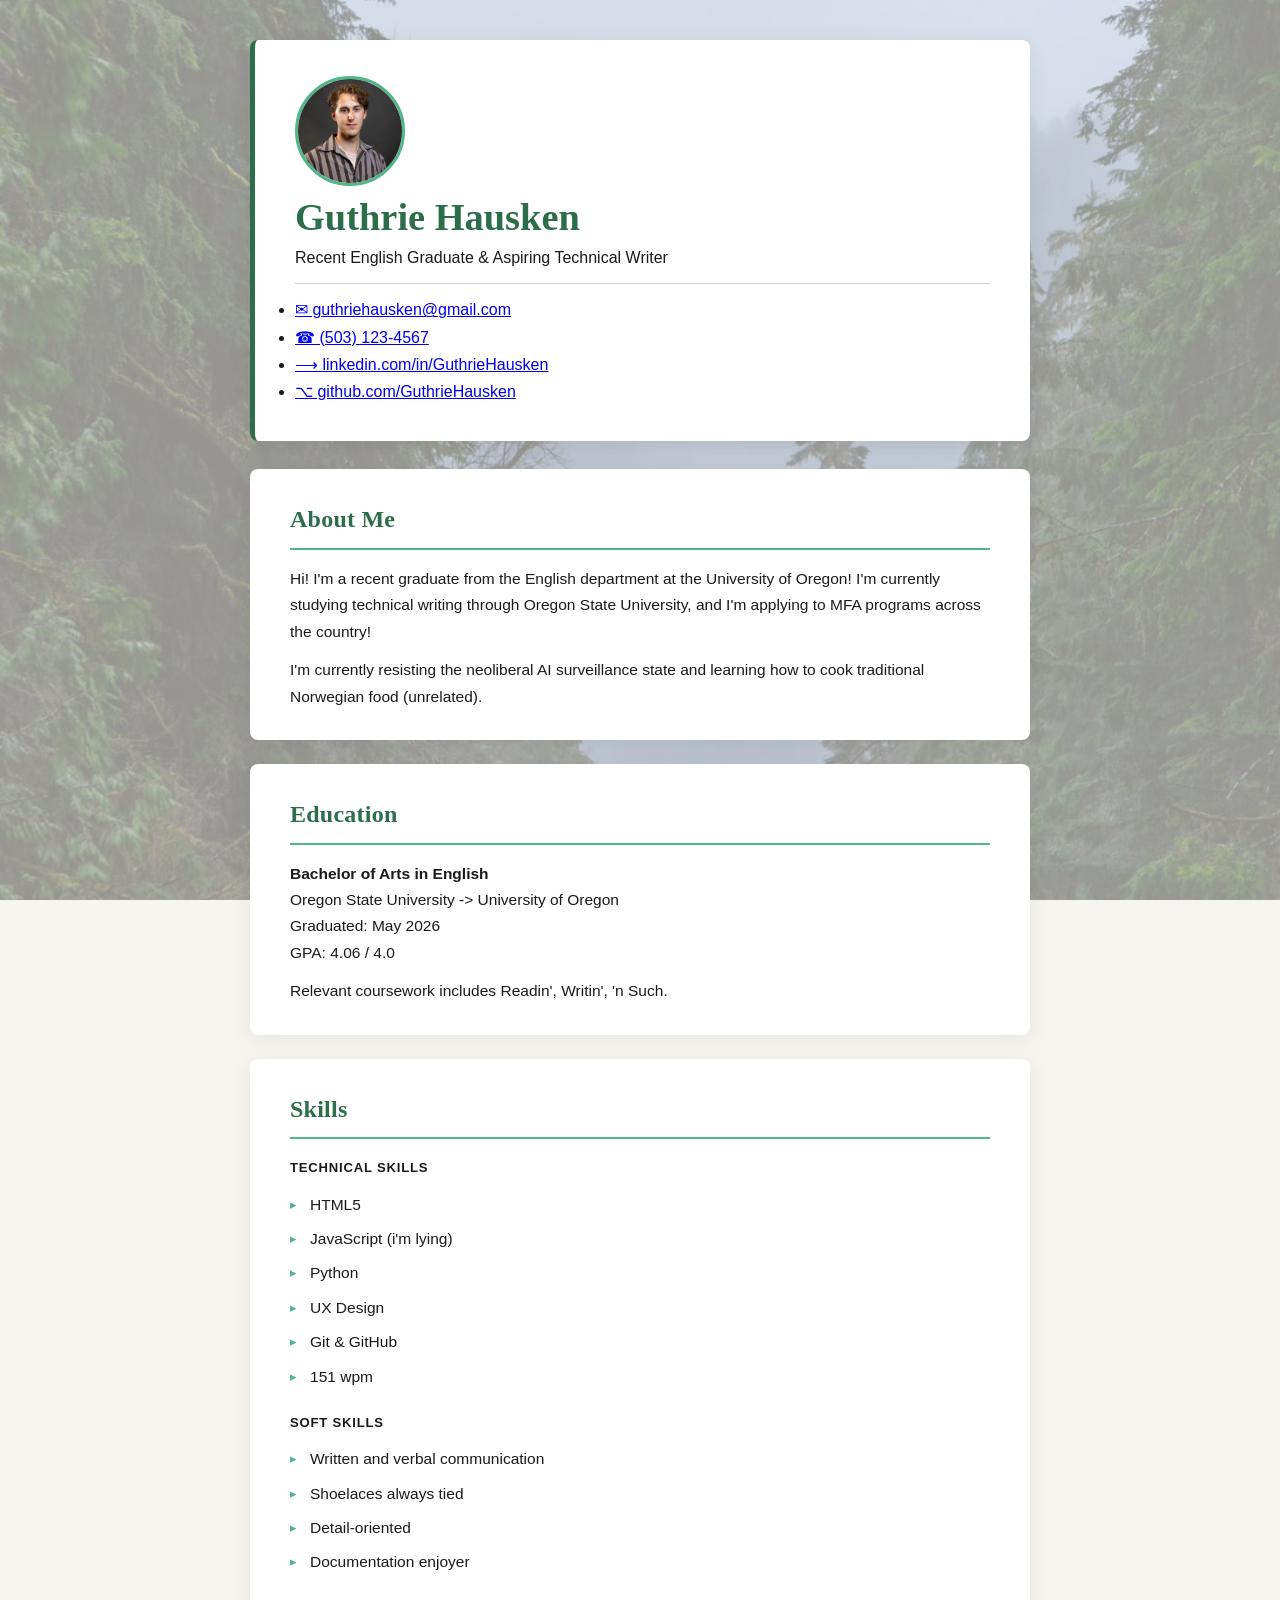
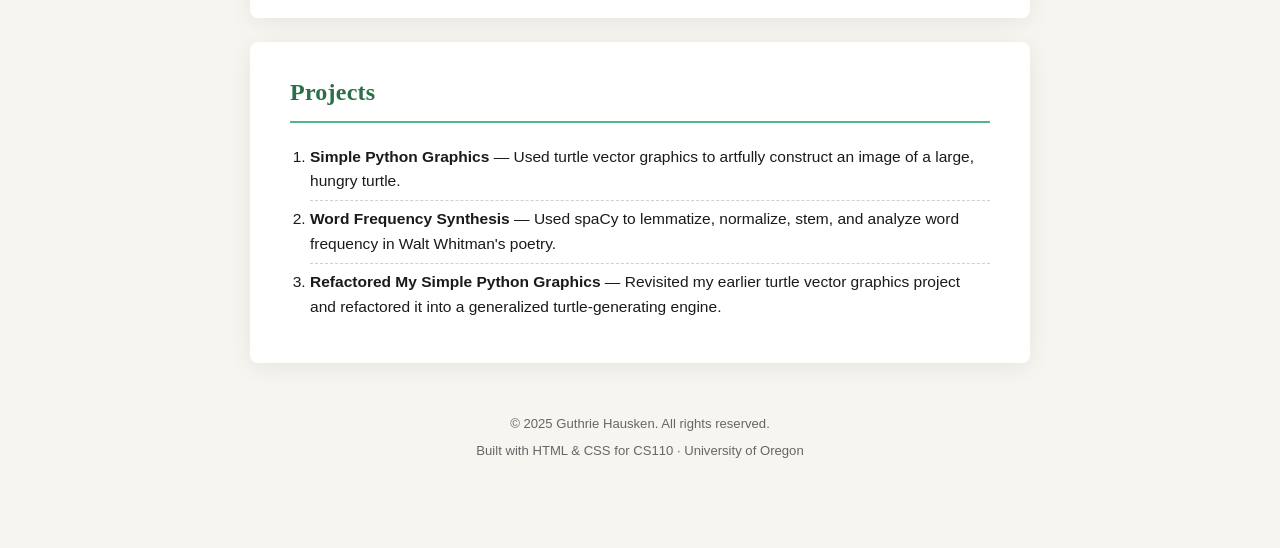
<file: index.html>
<!DOCTYPE html>
<html lang="en">

<head>
    <meta charset="UTF-8">
    <meta name="viewport" content="width=device-width, initial-scale=1.0">
    <title>Guthrie Hausken - Portfolio</title>
    <link rel="stylesheet" href="styles.css">
    <link href="styles.css" rel="stylesheet">
</head>

<body>

    <!-- Header -->
     <header>
        <div class=""header-inner">
            <img src="Guthrie Hausken_02.jpg" class="profile-img">
            <div class=""header-text">
                <h1>Guthrie Hausken</h1>
                <p class=""tagline">Recent English Graduate &amp; Aspiring Technical Writer</p><p></p></p>
                <hr>
                <ul class=""contact-list">
                    <li>
                        <a href="mailto:guthriehausken@gmail.com" title="Email me!">
                            ✉ guthriehausken@gmail.com
                        </a>
                    </li>
                    <li>
                        <a href="tel:+15412242037" title="Call Me!">
                            ☎ (503) 123-4567
                        </a>
                    </li>
                    <li>
                        <a href="https://www.linkedin.com/in/guthrie-hausken-1b0534365/" title="LinkedIn Profile" target="_blank">
                            ⟶ linkedin.com/in/GuthrieHausken
                        </a>
                    </li>
                    <li>
                        <a href="https://github.com/GuthrieHausken" title="GitHub Profile" target="_blank">
                            ⌥ github.com/GuthrieHausken
                        </a>
                    </li>
                </ul>
            </div>
        </div>
    </header>
 
    <!-- ========== ABOUT ME ========== -->
    <section id="about">
        <h2>About Me</h2>
        <p>
            Hi! I'm a recent graduate from the English department at the University of Oregon! I'm currently studying technical writing through Oregon State University,
            and I'm applying to MFA programs across the country! 
        </p>
        <p>
            I'm currently resisting the neoliberal AI surveillance state 
            and learning how to cook traditional Norwegian food (unrelated).
        </p>
    </section>
 
    <!-- ========== EDUCATION ========== -->
    <section id="education">
        <h2>Education</h2>
        <p>
            <strong>Bachelor of Arts in English</strong><br>
            Oregon State University -> University of Oregon<br>
            Graduated: May 2026<br>
            GPA: 4.06 / 4.0
        </p>
        <p>
            Relevant coursework includes Readin', Writin', 'n Such.
        </p>
    </section>
 
    <!-- ========== SKILLS ========== -->
    <section id="skills">
        <h2>Skills</h2>
 
        <h3>Technical Skills</h3>
        <ul>
            <li>HTML5 </li>
            <li>JavaScript (i'm lying)</li>
            <li>Python</li>
            <li>UX Design</li>
            <li>Git &amp; GitHub</li>
            <li>151 wpm</li>
        </ul>
 
        <h3>Soft Skills</h3>
        <ul>
            <li>Written and verbal communication</li>
            <li>Shoelaces always tied</li>
            <li>Detail-oriented</li>
            <li>Documentation enjoyer</li>
        </ul>
    </section>
 
    <!-- ========== PROJECTS (optional ordered list section) ========== -->
    <section id="projects">
        <h2>Projects</h2>
        <ol>
            <li>
                <strong>Simple Python Graphics</strong> — Used turtle vector graphics to artfully construct an image of a large, hungry turtle.
            </li>
            <li>
                <strong>Word Frequency Synthesis</strong> — Used spaCy to lemmatize, normalize, stem, and analyze word frequency in Walt Whitman's poetry.
            </li>
            <li>
                <strong>Refactored My Simple Python Graphics</strong> — Revisited my earlier turtle vector graphics project and refactored it into a generalized turtle-generating engine.
            </li>
        </ol>
    </section>
 
    <!-- ========== FOOTER ========== -->
    <footer>
        <p>&copy; 2025 Guthrie Hausken. All rights reserved.</p>
        <p>Built with HTML &amp; CSS for CS110 · University of Oregon</p>
    </footer>
 
</body>
 
</html>
</file>
<file: styles.css>
/* Your Name */
/* CS110 — Project 8 */

/* ===========================
   CSS VARIABLES (Color Scheme)
   =========================== */
:root {
    --clr-accent:     #2c6e49;   /* deep forest green */
    --clr-accent-lt:  #52b788;   /* light mint green  */
    --clr-bg:         #f7f5f0;   /* warm off-white    */
    --clr-surface:    #ffffff;
    --clr-text:       #1a1a1a;
    --clr-muted:      #666;
    --clr-border:     #d6cfc3;
    --font-display:  'DM Serif Display', Georgia, serif;
    --font-body:     'DM Sans', 'Segoe UI', Verdana, sans-serif;
    --radius:         8px;
    --shadow:         0 4px 24px rgba(0,0,0,0.07);
}

/* ===========================
   GLOBAL RESET
   =========================== */
* {
    margin: 0;
    padding: 0;
    box-sizing: border-box;
}

/* ===========================
   BACKGROUND IMAGE (pseudo-element)
   =========================== */
body::before {
    content: "";
    position: fixed;
    top: 0;
    left: 0;
    width: 100%;
    height: 100%;
    background-image: url('background.jpeg');
    background-size: cover;
    background-position: center;
    opacity: 0.4;
    z-index: -1;
}

/* ===========================
   BODY
   =========================== */
body {
    font-family: var(--font-body);
    font-size: 1rem;
    line-height: 1.7;
    color: var(--clr-text);
    background-color: var(--clr-bg);
    max-width: 820px;
    margin: 0 auto;
    padding: 40px 20px 60px;
    position: relative;
}

/* ===========================
   HEADER
   =========================== */
header {
    background-color: var(--clr-surface);
    border-radius: var(--radius);
    box-shadow: var(--shadow);
    padding: 36px 40px;
    margin-bottom: 28px;
    border-left: 5px solid var(--clr-accent);
}

.header-inner {
    display: flex;
    align-items: flex-start;
    gap: 32px;
}

/* Profile image */
.profile-img {
    width: 110px;
    height: 110px;
    border-radius: 50%;
    object-fit: cover;
    border: 3px solid var(--clr-accent-lt);
    flex-shrink: 0;
    /* Fallback colour if image is missing */
    background-color: var(--clr-border);
}

.header-text {
    flex: 1;
}

header h1 {
    font-family: var(--font-display);
    font-size: 2.4rem;
    color: var(--clr-accent);
    line-height: 1.2;
    margin-bottom: 4px;
}

.tagline {
    font-size: 0.95rem;
    color: var(--clr-muted);
    margin-bottom: 10px;
    font-weight: 300;
    letter-spacing: 0.03em;
}

header hr {
    border: none;
    border-top: 1px solid var(--clr-border);
    margin: 12px 0;
}

/* Contact links list */
.contact-list {
    list-style: none;
    display: flex;
    flex-wrap: wrap;
    gap: 6px 20px;
    padding: 0;
    margin: 0;
}

.contact-list li {
    font-size: 0.88rem;
}

.contact-list a {
    color: var(--clr-accent);
    text-decoration: none;
    font-weight: 500;
    transition: color 0.2s;
}

.contact-list a:hover {
    color: var(--clr-accent-lt);
    text-decoration: underline;
}

/* ===========================
   SECTIONS (shared card style)
   =========================== */
section {
    background-color: var(--clr-surface);
    border-radius: var(--radius);
    box-shadow: var(--shadow);
    padding: 30px 40px;
    margin-bottom: 24px;
}

/* Section headings */
section h2 {
    font-family: var(--font-display);
    font-size: 1.5rem;
    color: var(--clr-accent);
    margin-bottom: 16px;
    padding-bottom: 8px;
    border-bottom: 2px solid var(--clr-accent-lt);
    letter-spacing: 0.01em;
}

section h3 {
    font-size: 1rem;
    font-weight: 600;
    color: var(--clr-text);
    margin: 18px 0 8px;
    text-transform: uppercase;
    letter-spacing: 0.06em;
    font-size: 0.82rem;
}

section p {
    color: var(--clr-text);
    margin-bottom: 12px;
    font-size: 0.97rem;
}

section p:last-child {
    margin-bottom: 0;
}

/* ===========================
   LISTS (ul & ol)
   =========================== */
section ul,
section ol {
    padding-left: 20px;
    margin-bottom: 8px;
}

section ul {
    list-style: none;
    padding-left: 0;
}

section ul li {
    padding: 4px 0 4px 20px;
    position: relative;
    font-size: 0.97rem;
    color: var(--clr-text);
}

/* Custom bullet using accent color */
section ul li::before {
    content: "▸";
    position: absolute;
    left: 0;
    color: var(--clr-accent-lt);
    font-size: 0.8rem;
    top: 6px;
}

section ol li {
    padding: 6px 0;
    font-size: 0.97rem;
    color: var(--clr-text);
    line-height: 1.6;
}

section ol li + li {
    border-top: 1px dashed var(--clr-border);
}

/* ===========================
   FOOTER
   =========================== */
footer {
    text-align: center;
    padding: 24px;
    margin-top: 8px;
    color: var(--clr-muted);
    font-size: 0.82rem;
    line-height: 2;
}

footer p {
    margin: 0;
}

/* ===========================
   RESPONSIVE — narrow screens
   =========================== */
@media (max-width: 560px) {
    .header-inner {
        flex-direction: column;
        align-items: center;
        text-align: center;
    }

    .contact-list {
        justify-content: center;
    }

    header,
    section {
        padding: 24px 20px;
    }

    header h1 {
        font-size: 1.9rem;
    }
}
</file>
